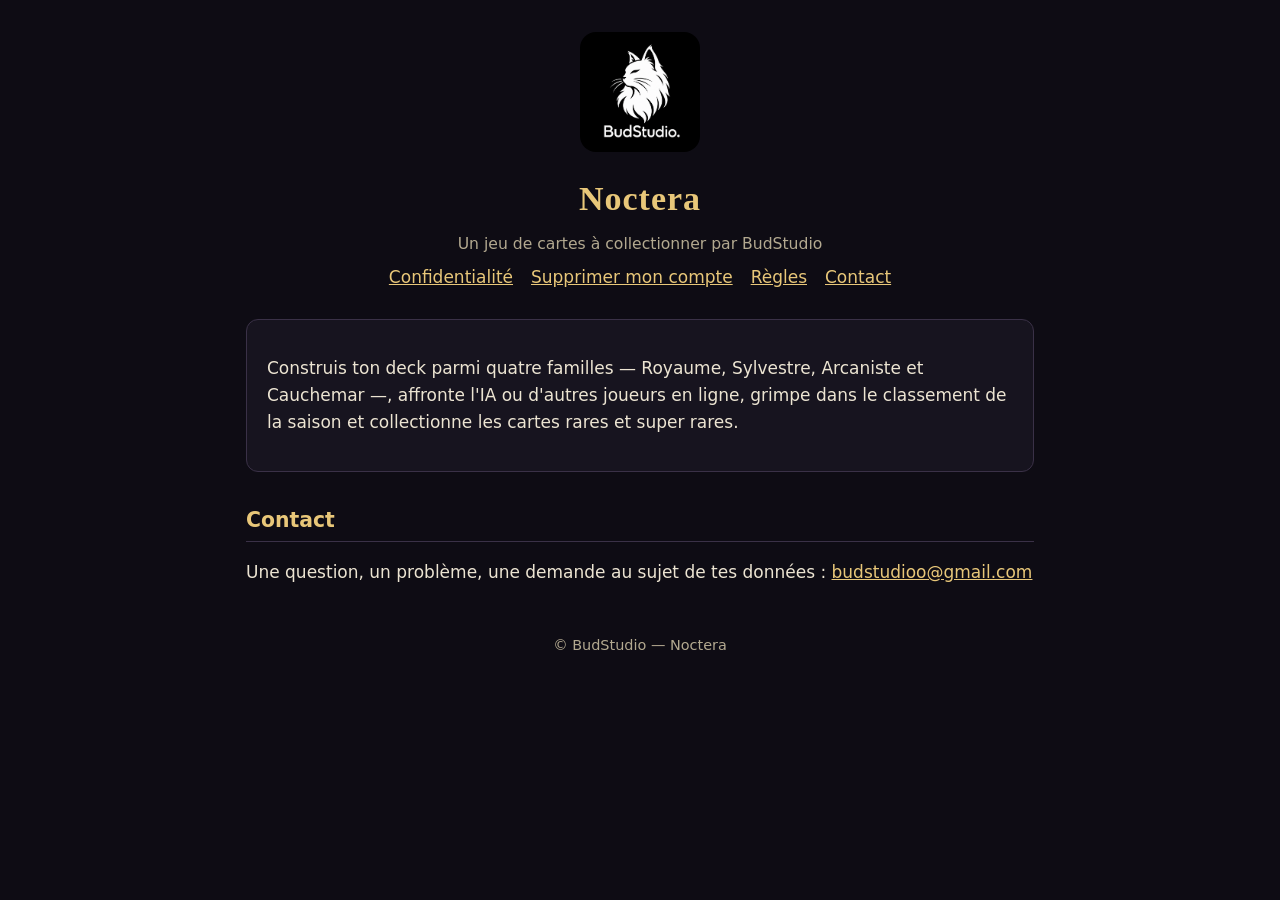
<file: index.html>
<!DOCTYPE html>
<html lang="fr">
<head>
  <meta charset="utf-8">
  <meta name="viewport" content="width=device-width, initial-scale=1">
  <title>Noctera</title>
  <link rel="stylesheet" href="style.css">
</head>
<body>
<main>
  <header>
    <img src="logo.png" alt="BudStudio">
    <h1>Noctera</h1>
    <div class="muted">Un jeu de cartes à collectionner par BudStudio</div>
    <nav>
      <a href="confidentialite.html">Confidentialité</a>
      <a href="suppression-compte.html">Supprimer mon compte</a>
      <a href="regles.html">Règles</a>
      <a href="mailto:budstudioo@gmail.com">Contact</a>
    </nav>
  </header>

  <div class="card">
    <p>Construis ton deck parmi quatre familles — Royaume, Sylvestre, Arcaniste et Cauchemar —, affronte l'IA ou
    d'autres joueurs en ligne, grimpe dans le classement de la saison et collectionne les cartes rares et super rares.</p>
  </div>

  <h2>Contact</h2>
  <p>Une question, un problème, une demande au sujet de tes données :
    <a href="mailto:budstudioo@gmail.com">budstudioo@gmail.com</a></p>

  <footer>© BudStudio — Noctera</footer>
</main>
</body>
</html>
</file>
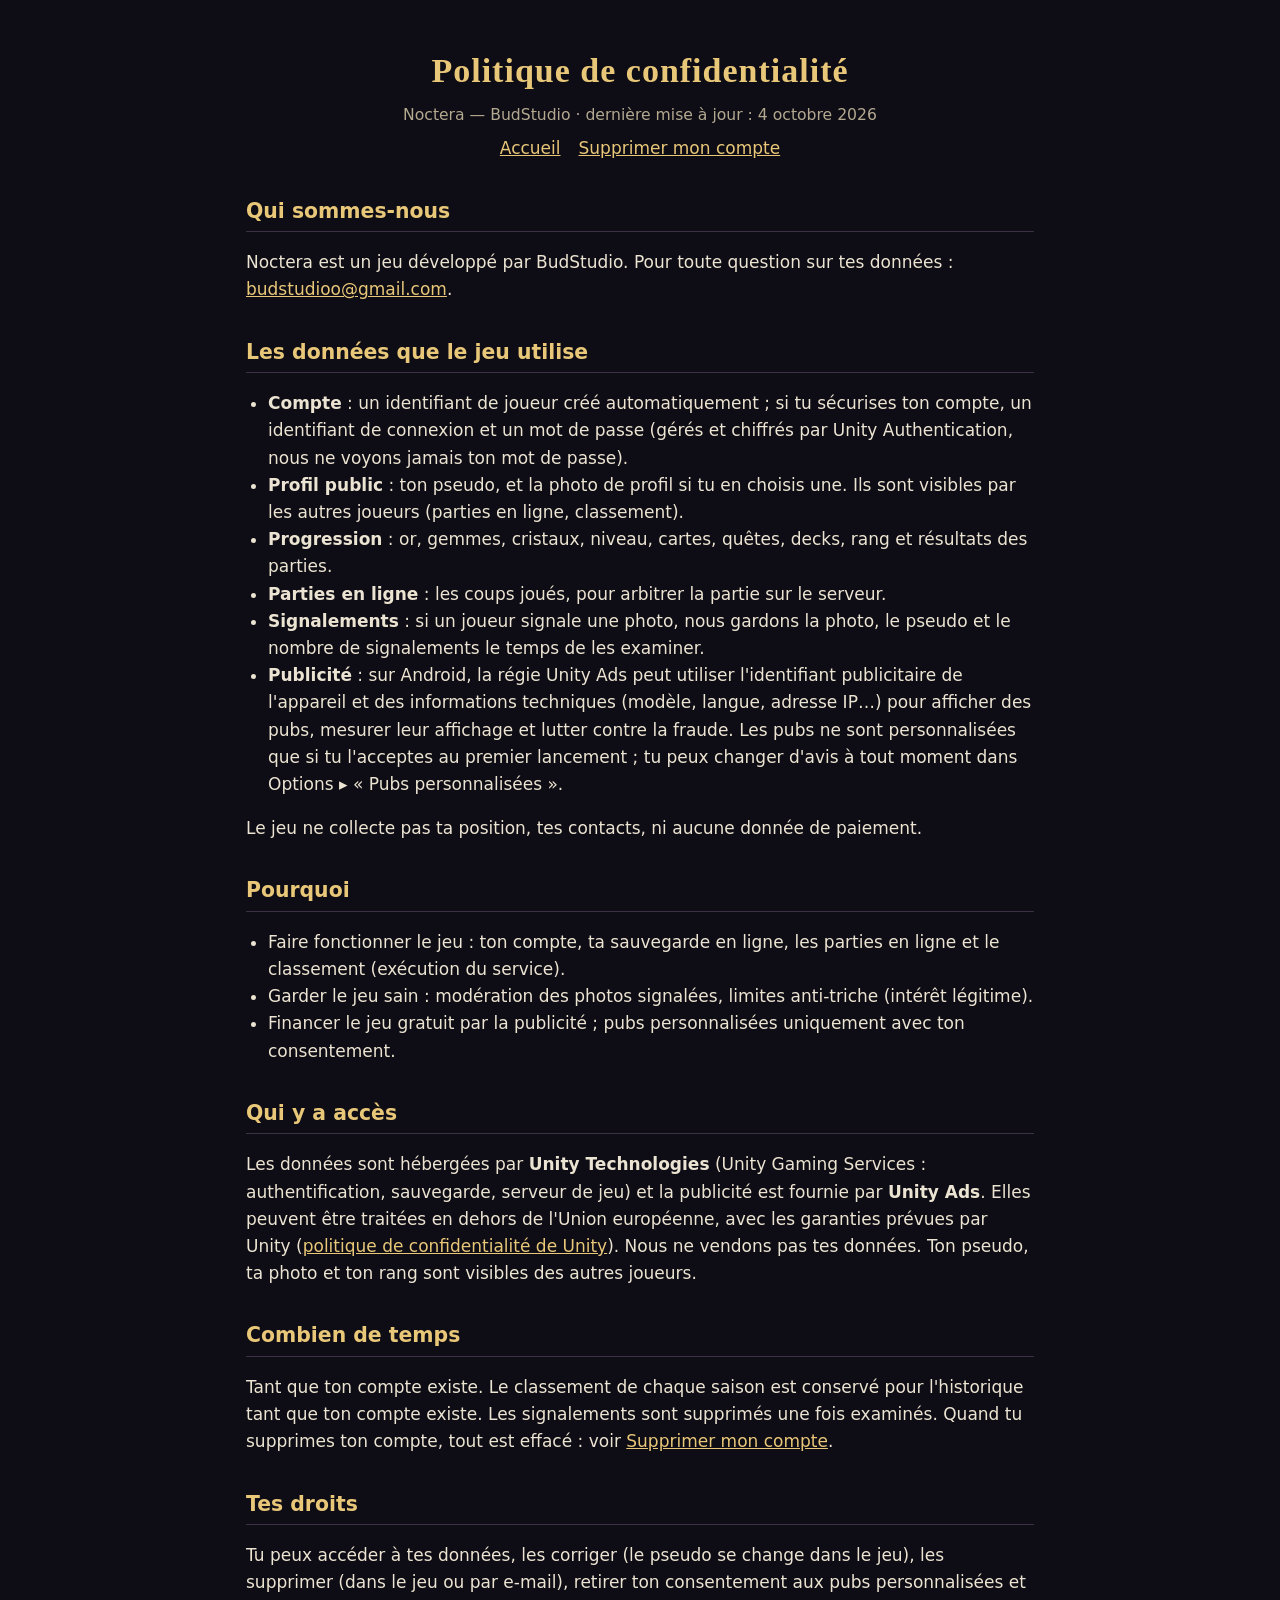
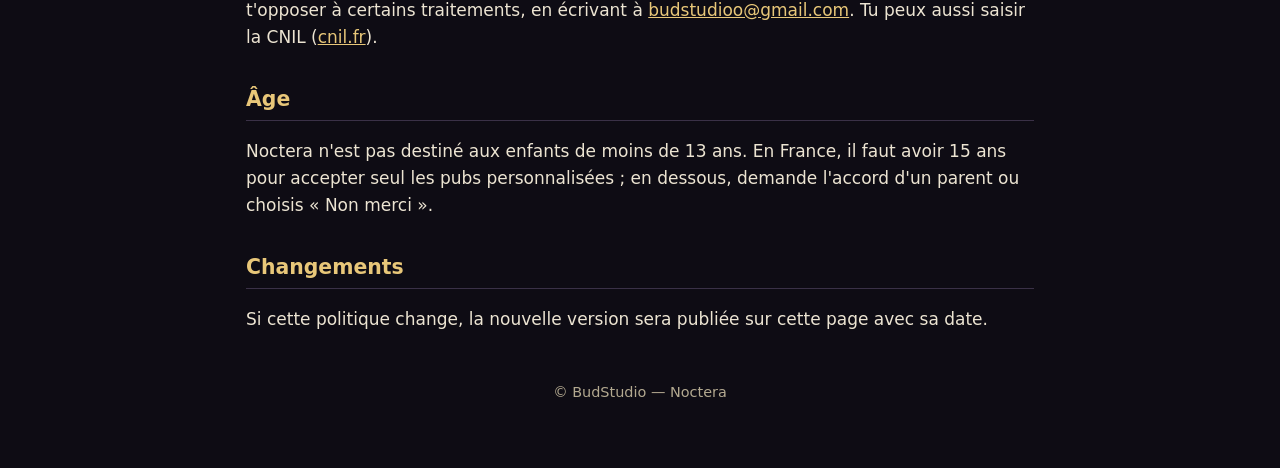
<file: confidentialite.html>
<!DOCTYPE html>
<html lang="fr">
<head>
  <meta charset="utf-8">
  <meta name="viewport" content="width=device-width, initial-scale=1">
  <title>Politique de confidentialité — Noctera</title>
  <link rel="stylesheet" href="style.css">
</head>
<body>
<main>
  <header>
    <h1>Politique de confidentialité</h1>
    <div class="muted">Noctera — BudStudio · dernière mise à jour : 4 octobre 2026</div>
    <nav><a href="index.html">Accueil</a><a href="suppression-compte.html">Supprimer mon compte</a></nav>
  </header>

  <h2>Qui sommes-nous</h2>
  <p>Noctera est un jeu développé par BudStudio. Pour toute question sur tes données :
    <a href="mailto:budstudioo@gmail.com">budstudioo@gmail.com</a>.</p>

  <h2>Les données que le jeu utilise</h2>
  <ul>
    <li><strong>Compte</strong> : un identifiant de joueur créé automatiquement ; si tu sécurises ton compte, un identifiant de
      connexion et un mot de passe (gérés et chiffrés par Unity Authentication, nous ne voyons jamais ton mot de passe).</li>
    <li><strong>Profil public</strong> : ton pseudo, et la photo de profil si tu en choisis une. Ils sont visibles par les
      autres joueurs (parties en ligne, classement).</li>
    <li><strong>Progression</strong> : or, gemmes, cristaux, niveau, cartes, quêtes, decks, rang et résultats des parties.</li>
    <li><strong>Parties en ligne</strong> : les coups joués, pour arbitrer la partie sur le serveur.</li>
    <li><strong>Signalements</strong> : si un joueur signale une photo, nous gardons la photo, le pseudo et le nombre de
      signalements le temps de les examiner.</li>
    <li><strong>Publicité</strong> : sur Android, la régie Unity Ads peut utiliser l'identifiant publicitaire de l'appareil et
      des informations techniques (modèle, langue, adresse IP…) pour afficher des pubs, mesurer leur affichage et lutter contre la fraude.
      Les pubs ne sont personnalisées que si tu l'acceptes au premier lancement ; tu peux changer d'avis à tout moment dans Options ▸ « Pubs personnalisées ».</li>
  </ul>
  <p>Le jeu ne collecte pas ta position, tes contacts, ni aucune donnée de paiement.</p>

  <h2>Pourquoi</h2>
  <ul>
    <li>Faire fonctionner le jeu : ton compte, ta sauvegarde en ligne, les parties en ligne et le classement (exécution du service).</li>
    <li>Garder le jeu sain : modération des photos signalées, limites anti-triche (intérêt légitime).</li>
    <li>Financer le jeu gratuit par la publicité ; pubs personnalisées uniquement avec ton consentement.</li>
  </ul>

  <h2>Qui y a accès</h2>
  <p>Les données sont hébergées par <strong>Unity Technologies</strong> (Unity Gaming Services : authentification, sauvegarde,
    serveur de jeu) et la publicité est fournie par <strong>Unity Ads</strong>. Elles peuvent être traitées en dehors de l'Union
    européenne, avec les garanties prévues par Unity
    (<a href="https://unity.com/legal/game-player-and-app-user-privacy-policy">politique de confidentialité de Unity</a>).
    Nous ne vendons pas tes données. Ton pseudo, ta photo et ton rang sont visibles des autres joueurs.</p>

  <h2>Combien de temps</h2>
  <p>Tant que ton compte existe. Le classement de chaque saison est conservé pour l'historique tant que ton compte existe.
    Les signalements sont supprimés une fois examinés. Quand tu supprimes ton compte, tout est effacé :
    voir <a href="suppression-compte.html">Supprimer mon compte</a>.</p>

  <h2>Tes droits</h2>
  <p>Tu peux accéder à tes données, les corriger (le pseudo se change dans le jeu), les supprimer (dans le jeu ou par e-mail),
    retirer ton consentement aux pubs personnalisées et t'opposer à certains traitements, en écrivant à
    <a href="mailto:budstudioo@gmail.com">budstudioo@gmail.com</a>. Tu peux aussi saisir la CNIL (<a href="https://www.cnil.fr">cnil.fr</a>).</p>

  <h2>Âge</h2>
  <p>Noctera n'est pas destiné aux enfants de moins de 13 ans. En France, il faut avoir 15 ans pour accepter seul les pubs
    personnalisées ; en dessous, demande l'accord d'un parent ou choisis « Non merci ».</p>

  <h2>Changements</h2>
  <p>Si cette politique change, la nouvelle version sera publiée sur cette page avec sa date.</p>

  <footer>© BudStudio — Noctera</footer>
</main>
</body>
</html>
</file>
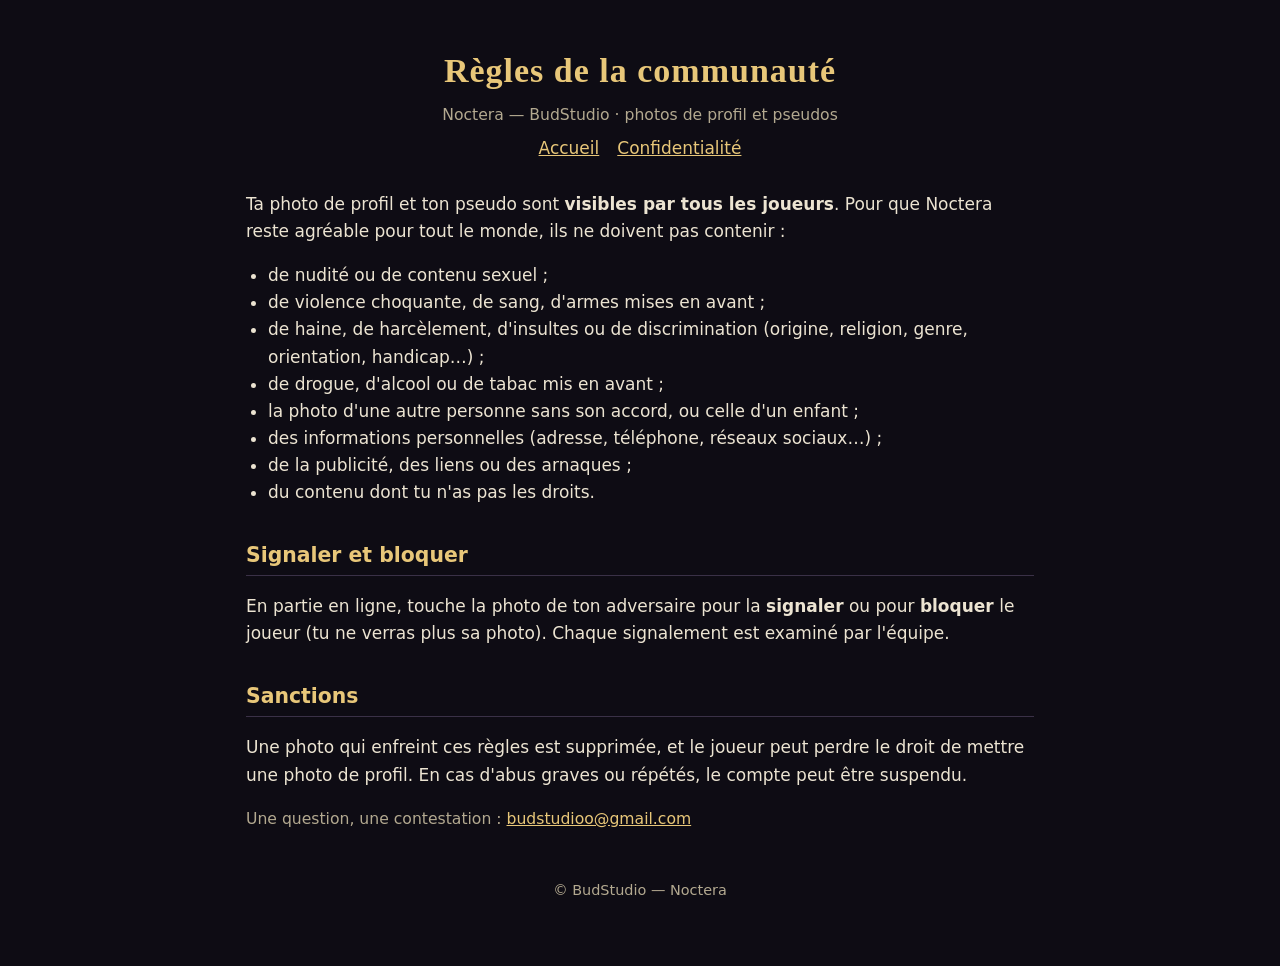
<file: regles.html>
<!DOCTYPE html>
<html lang="fr">
<head>
  <meta charset="utf-8">
  <meta name="viewport" content="width=device-width, initial-scale=1">
  <title>Règles de la communauté — Noctera</title>
  <link rel="stylesheet" href="style.css">
</head>
<body>
<main>
  <header>
    <h1>Règles de la communauté</h1>
    <div class="muted">Noctera — BudStudio · photos de profil et pseudos</div>
    <nav><a href="index.html">Accueil</a><a href="confidentialite.html">Confidentialité</a></nav>
  </header>

  <p>Ta photo de profil et ton pseudo sont <strong>visibles par tous les joueurs</strong>. Pour que Noctera reste agréable
  pour tout le monde, ils ne doivent pas contenir :</p>
  <ul>
    <li>de nudité ou de contenu sexuel ;</li>
    <li>de violence choquante, de sang, d'armes mises en avant ;</li>
    <li>de haine, de harcèlement, d'insultes ou de discrimination (origine, religion, genre, orientation, handicap…) ;</li>
    <li>de drogue, d'alcool ou de tabac mis en avant ;</li>
    <li>la photo d'une autre personne sans son accord, ou celle d'un enfant ;</li>
    <li>des informations personnelles (adresse, téléphone, réseaux sociaux…) ;</li>
    <li>de la publicité, des liens ou des arnaques ;</li>
    <li>du contenu dont tu n'as pas les droits.</li>
  </ul>

  <h2>Signaler et bloquer</h2>
  <p>En partie en ligne, touche la photo de ton adversaire pour la <strong>signaler</strong> ou pour <strong>bloquer</strong>
  le joueur (tu ne verras plus sa photo). Chaque signalement est examiné par l'équipe.</p>

  <h2>Sanctions</h2>
  <p>Une photo qui enfreint ces règles est supprimée, et le joueur peut perdre le droit de mettre une photo de profil.
  En cas d'abus graves ou répétés, le compte peut être suspendu.</p>

  <p class="muted">Une question, une contestation : <a href="mailto:budstudioo@gmail.com">budstudioo@gmail.com</a></p>
  <footer>© BudStudio — Noctera</footer>
</main>
</body>
</html>
</file>
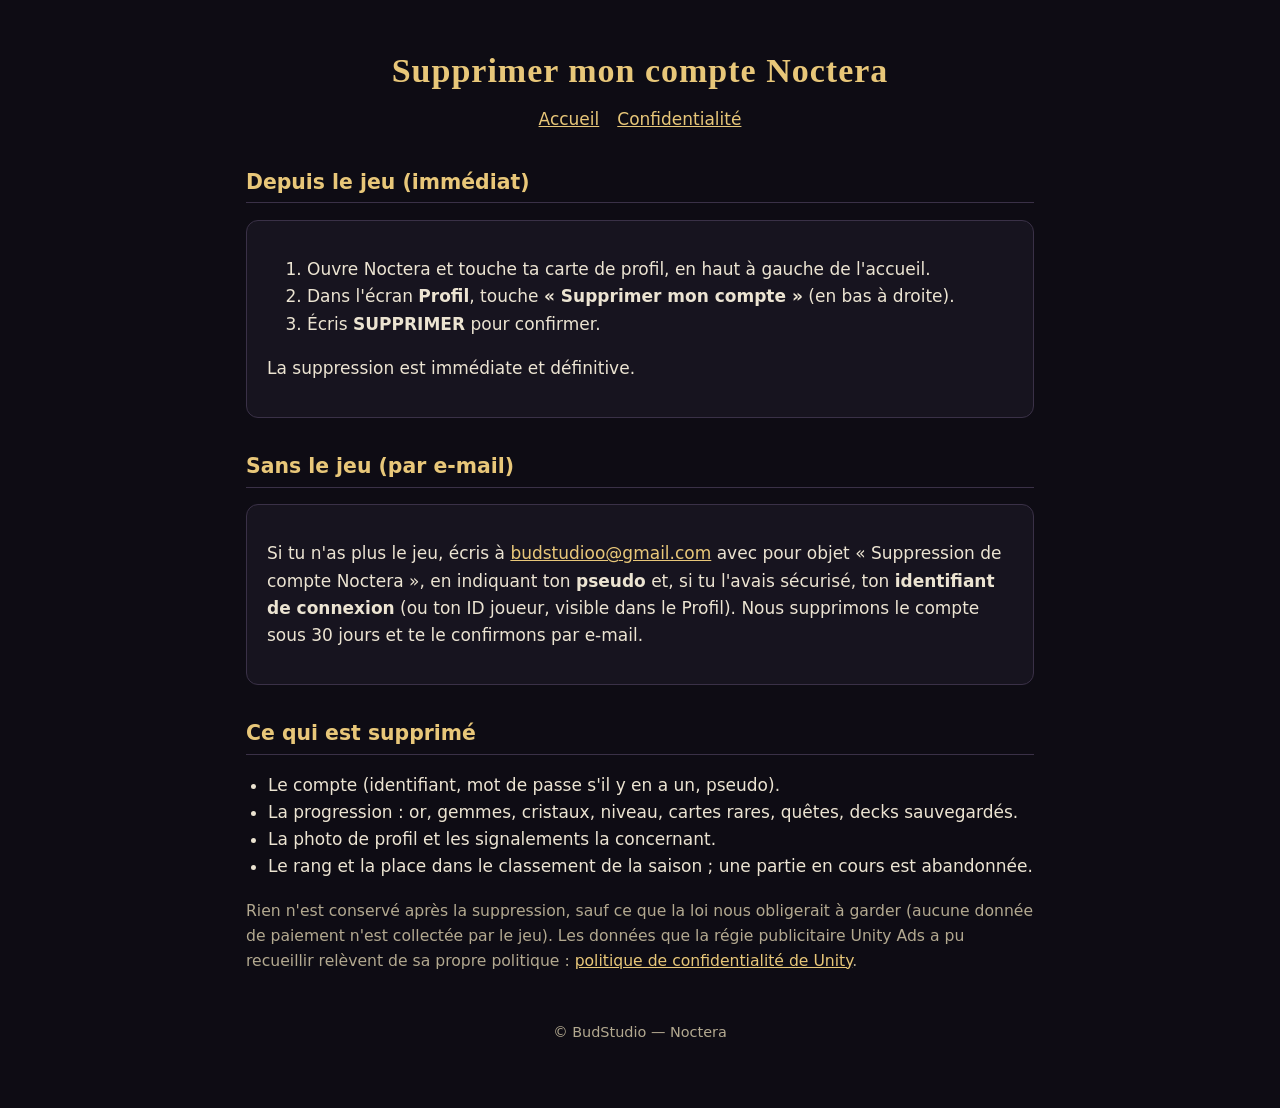
<file: suppression-compte.html>
<!DOCTYPE html>
<html lang="fr">
<head>
  <meta charset="utf-8">
  <meta name="viewport" content="width=device-width, initial-scale=1">
  <title>Supprimer mon compte — Noctera</title>
  <link rel="stylesheet" href="style.css">
</head>
<body>
<main>
  <header>
    <h1>Supprimer mon compte Noctera</h1>
    <nav><a href="index.html">Accueil</a><a href="confidentialite.html">Confidentialité</a></nav>
  </header>

  <h2>Depuis le jeu (immédiat)</h2>
  <div class="card">
    <ol>
      <li>Ouvre Noctera et touche ta carte de profil, en haut à gauche de l'accueil.</li>
      <li>Dans l'écran <strong>Profil</strong>, touche <strong>« Supprimer mon compte »</strong> (en bas à droite).</li>
      <li>Écris <strong>SUPPRIMER</strong> pour confirmer.</li>
    </ol>
    <p>La suppression est immédiate et définitive.</p>
  </div>

  <h2>Sans le jeu (par e-mail)</h2>
  <div class="card">
    <p>Si tu n'as plus le jeu, écris à <a href="mailto:budstudioo@gmail.com?subject=Suppression%20de%20compte%20Noctera">budstudioo@gmail.com</a>
    avec pour objet « Suppression de compte Noctera », en indiquant ton <strong>pseudo</strong> et, si tu l'avais sécurisé,
    ton <strong>identifiant de connexion</strong> (ou ton ID joueur, visible dans le Profil). Nous supprimons le compte
    sous 30 jours et te le confirmons par e-mail.</p>
  </div>

  <h2>Ce qui est supprimé</h2>
  <ul>
    <li>Le compte (identifiant, mot de passe s'il y en a un, pseudo).</li>
    <li>La progression : or, gemmes, cristaux, niveau, cartes rares, quêtes, decks sauvegardés.</li>
    <li>La photo de profil et les signalements la concernant.</li>
    <li>Le rang et la place dans le classement de la saison ; une partie en cours est abandonnée.</li>
  </ul>
  <p class="muted">Rien n'est conservé après la suppression, sauf ce que la loi nous obligerait à garder (aucune donnée de
  paiement n'est collectée par le jeu). Les données que la régie publicitaire Unity Ads a pu recueillir relèvent de sa propre
  politique : <a href="https://unity.com/legal/game-player-and-app-user-privacy-policy">politique de confidentialité de Unity</a>.</p>

  <footer>© BudStudio — Noctera</footer>
</main>
</body>
</html>
</file>
<file: style.css>
:root { --bg: #0e0c14; --panel: #17141f; --text: #ece4d2; --muted: #b3a990; --gold: #e8c779; --line: #3a3147; }
* { box-sizing: border-box; }
body { margin: 0; background: var(--bg); color: var(--text); font: 17px/1.6 system-ui, -apple-system, "Segoe UI", Roboto, sans-serif; }
main { max-width: 820px; margin: 0 auto; padding: 32px 16px 64px; }
header { text-align: center; margin-bottom: 28px; }
header img { width: 120px; height: 120px; border-radius: 16px; }
h1 { color: var(--gold); font-family: Georgia, serif; letter-spacing: 1px; margin: 12px 0 4px; }
h2 { color: var(--gold); font-size: 1.2em; margin-top: 32px; border-bottom: 1px solid var(--line); padding-bottom: 4px; }
a { color: var(--gold); }
.card { background: var(--panel); border: 1px solid var(--line); border-radius: 12px; padding: 18px 20px; margin: 16px 0; }
.muted { color: var(--muted); font-size: .92em; }
nav { display: flex; gap: 18px; justify-content: center; flex-wrap: wrap; margin-top: 8px; }
ul { padding-left: 22px; }
footer { text-align: center; color: var(--muted); font-size: .85em; margin-top: 48px; }
</file>
